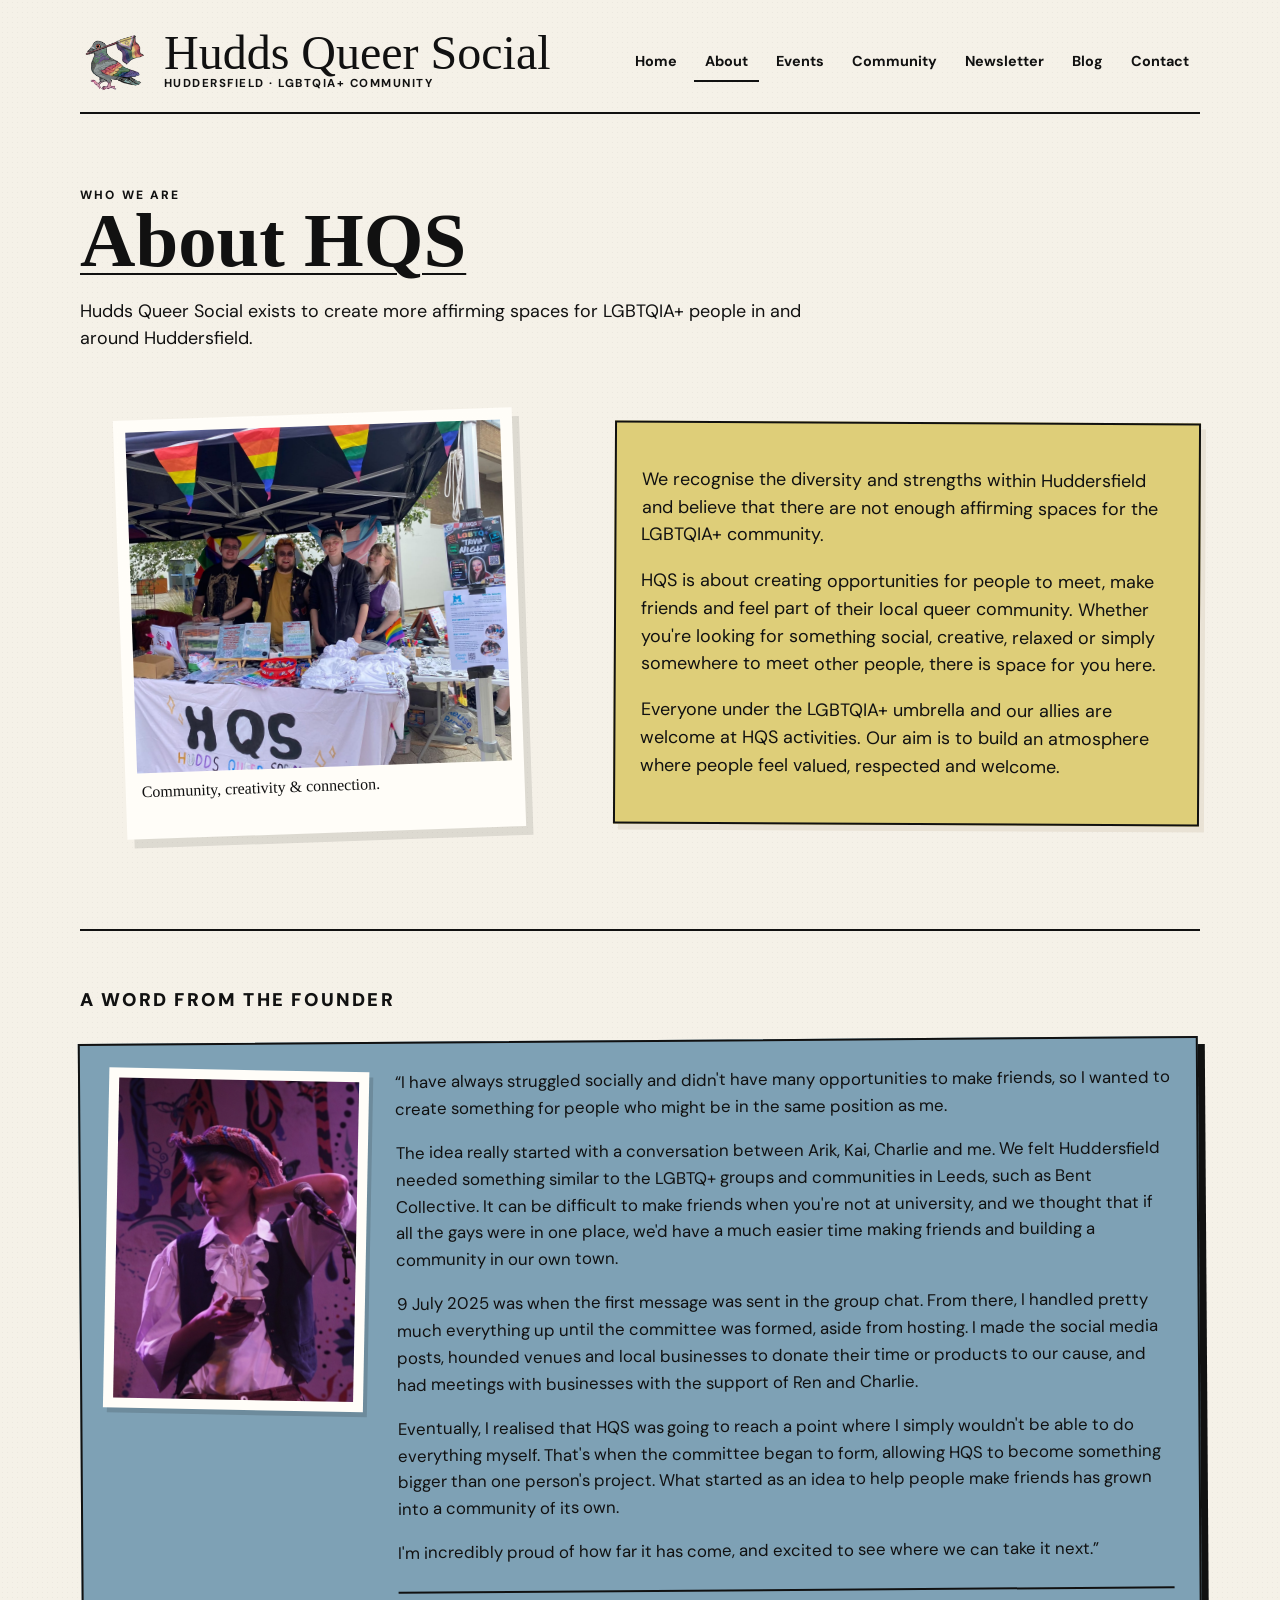
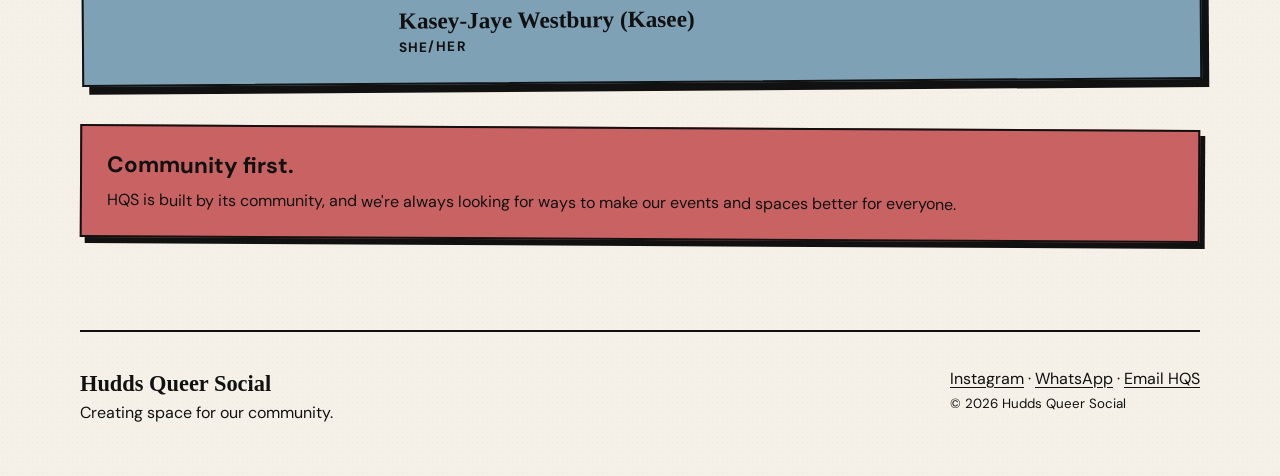
<file: about.html>
<!doctype html><html lang="en-GB"><head><meta charset="utf-8"><meta name="viewport" content="width=device-width, initial-scale=1"><title>About | Hudds Queer Social</title><meta name="description" content="Learn about Hudds Queer Social, why it was created and the people behind the community."><link rel="stylesheet" href="style.css"><style>.about-page-box{background:var(--yellow);border:2px solid var(--ink);padding:25px;box-shadow:5px 6px 0 var(--paper-dark);transform:rotate(.3deg)}.founder-section>.kicker{font-size:1.15rem;font-weight:900;letter-spacing:.12em}.community-note{background:var(--pink)}@media(max-width:500px){.about-page-box{padding:20px}}</style></head><body><div class="site"><header><div class="topline"><a class="brand" href="index.html"><img src="assets/hqs-logo.jpg" alt="Hudds Queer Social logo"><div><div class="brand-title">Hudds Queer Social</div><div class="brand-sub">Huddersfield · LGBTQIA+ Community</div></div></a><button class="menu-toggle" type="button" aria-label="Open navigation" aria-expanded="false" aria-controls="main-navigation" onclick="toggleMenu()">☰</button><nav id="main-navigation" aria-label="Main navigation"><a href="index.html">Home</a><a href="about.html" aria-current="page">About</a><a href="events.html">Events</a><a href="community.html">Community</a><a href="newsletter.html">Newsletter</a><a href="blog.html">Blog</a><a href="contact.html">Contact</a></nav></div></header><main class="page"><div class="kicker">Who we are</div><h1 class="page-title under">About HQS</h1><p class="page-intro">Hudds Queer Social exists to create more affirming spaces for LGBTQIA+ people in and around Huddersfield.</p><div class="about-grid"><figure class="polaroid"><img src="assets/community.jpg" alt="Hudds Queer Social community stall"><figcaption>Community, creativity &amp; connection.</figcaption></figure><div class="about-text about-page-box"><p>We recognise the diversity and strengths within Huddersfield and believe that there are not enough affirming spaces for the LGBTQIA+ community.</p><p>HQS is about creating opportunities for people to meet, make friends and feel part of their local queer community. Whether you're looking for something social, creative, relaxed or simply somewhere to meet other people, there is space for you here.</p><p>Everyone under the LGBTQIA+ umbrella and our allies are welcome at HQS activities. Our aim is to build an atmosphere where people feel valued, respected and welcome.</p></div></div><section class="founder-section"><div class="kicker">A word from the founder</div><div class="founder-box"><div class="founder-image"><img src="assets/HQS_04.jpg" alt="Kasey-Jaye Westbury, founder of Hudds Queer Social"></div><div class="founder-content"><div class="founder-quote"><p>“I have always struggled socially and didn't have many opportunities to make friends, so I wanted to create something for people who might be in the same position as me.</p><p>The idea really started with a conversation between Arik, Kai, Charlie and me. We felt Huddersfield needed something similar to the LGBTQ+ groups and communities in Leeds, such as Bent Collective. It can be difficult to make friends when you're not at university, and we thought that if all the gays were in one place, we'd have a much easier time making friends and building a community in our own town.</p><p>9 July 2025 was when the first message was sent in the group chat. From there, I handled pretty much everything up until the committee was formed, aside from hosting. I made the social media posts, hounded venues and local businesses to donate their time or products to our cause, and had meetings with businesses with the support of Ren and Charlie.</p><p>Eventually, I realised that HQS was going to reach a point where I simply wouldn't be able to do everything myself. That's when the committee began to form, allowing HQS to become something bigger than one person's project. What started as an idea to help people make friends has grown into a community of its own.</p><p>I'm incredibly proud of how far it has come, and excited to see where we can take it next.”</p></div><div class="founder-name"><strong>Kasey-Jaye Westbury (Kasee)</strong><span>She/Her</span></div></div></div></section><div class="community-note"><strong>Community first.</strong><p>HQS is built by its community, and we're always looking for ways to make our events and spaces better for everyone.</p></div></main><footer><div><strong>Hudds Queer Social</strong><br>Creating space for our community.</div><div><a href="https://www.instagram.com/huddsqueersocial?stkn=bHljdDIxYmRwODU=" target="_blank" rel="noopener">Instagram</a> · <a href="https://chat.whatsapp.com/Cv9KtOcYGU1GMj9rd7Eqdg" target="_blank" rel="noopener">WhatsApp</a> · <a href="mailto:huddsqueersocial@gmail.com">Email HQS</a><br><small>© 2026 Hudds Queer Social</small></div></footer></div><script>function toggleMenu(){const nav=document.getElementById("main-navigation");const button=document.querySelector(".menu-toggle");const isOpen=nav.classList.toggle("menu-open");button.setAttribute("aria-expanded",isOpen);button.setAttribute("aria-label",isOpen?"Close navigation":"Open navigation");}</script></body></html>
</file>
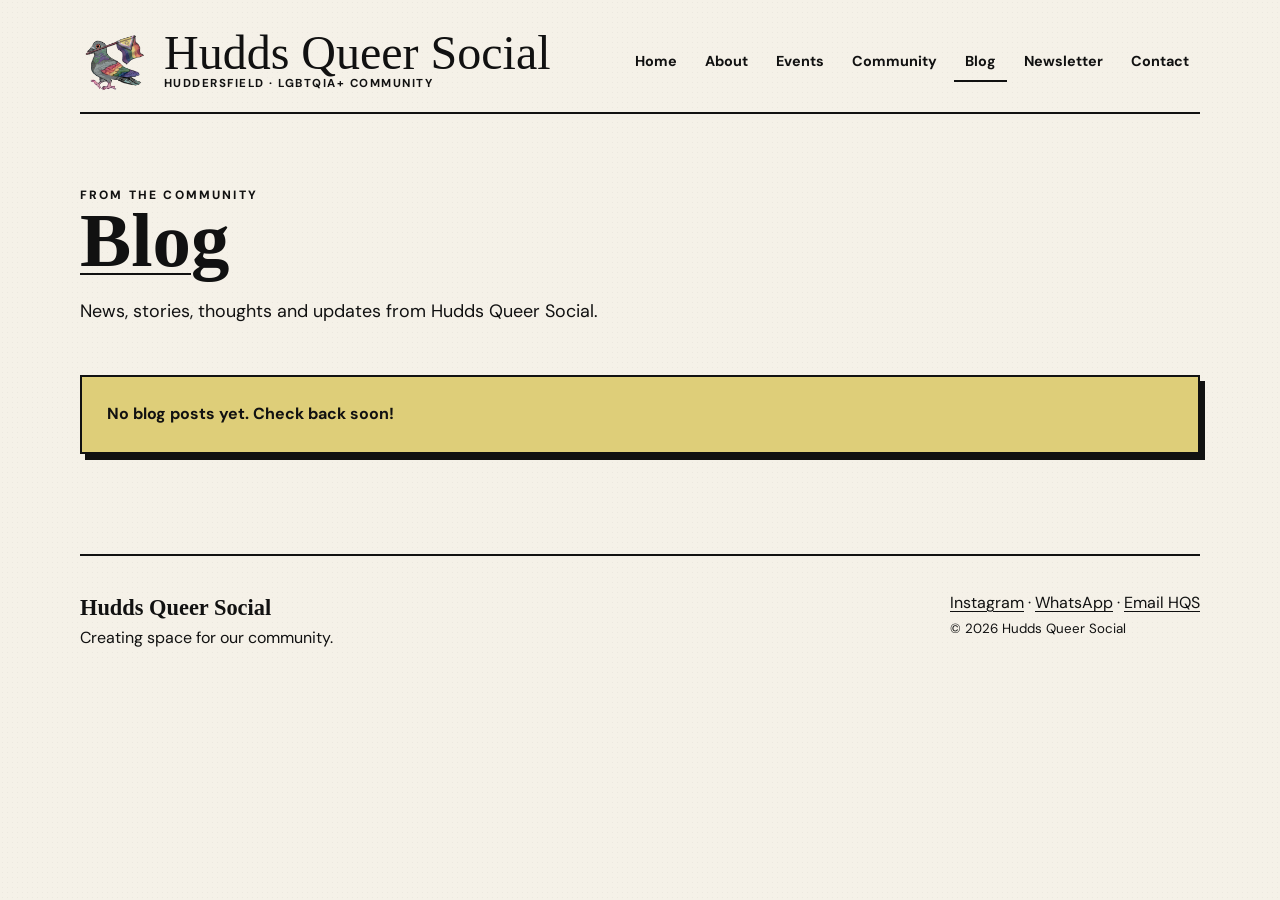
<file: blog.html>
<!doctype html><html lang="en-GB"><head><meta charset="utf-8"><meta name="viewport" content="width=device-width, initial-scale=1"><title>Blog | Hudds Queer Social</title><meta name="description" content="News, stories, thoughts and updates from Hudds Queer Social."><link rel="stylesheet" href="style.css"><link rel="stylesheet" href="blog.css"></head><body><div class="site"><header><div class="topline"><a class="brand" href="index.html"><img src="assets/hqs-logo.jpg" alt="Hudds Queer Social logo"><div><div class="brand-title">Hudds Queer Social</div><div class="brand-sub">Huddersfield · LGBTQIA+ Community</div></div></a><button class="menu-toggle" type="button" aria-label="Open navigation" aria-expanded="false" aria-controls="main-navigation" onclick="toggleMenu()">☰</button><nav id="main-navigation" aria-label="Main navigation"><a href="index.html">Home</a><a href="about.html">About</a><a href="events.html">Events</a><a href="community.html">Community</a><a href="blog.html" aria-current="page">Blog</a><a href="newsletter.html">Newsletter</a><a href="contact.html">Contact</a></nav></div></header><main class="page blog-page"><div class="kicker">From the community</div><h1 class="page-title under">Blog</h1><p class="page-intro">News, stories, thoughts and updates from Hudds Queer Social.</p><section class="blog-posts" aria-label="Blog posts"><div id="blog-list"><p>Loading posts...</p></div></section></main><footer><div><strong>Hudds Queer Social</strong><br>Creating space for our community.</div><div><a href="https://www.instagram.com/huddsqueersocial?stkn=bHljdDIxYmRwODU=" target="_blank" rel="noopener">Instagram</a> · <a href="https://chat.whatsapp.com/Cv9KtOcYGU1GMj9rd7Eqdg" target="_blank" rel="noopener">WhatsApp</a> · <a href="mailto:huddsqueersocial@gmail.com">Email HQS</a><br><small>© 2026 Hudds Queer Social</small></div></footer></div><script src="blog.js"></script><script>function toggleMenu(){const nav=document.getElementById("main-navigation");const button=document.querySelector(".menu-toggle");const isOpen=nav.classList.toggle("menu-open");button.setAttribute("aria-expanded",isOpen);button.setAttribute("aria-label",isOpen?"Close navigation":"Open navigation");}</script></body></html>
</file>
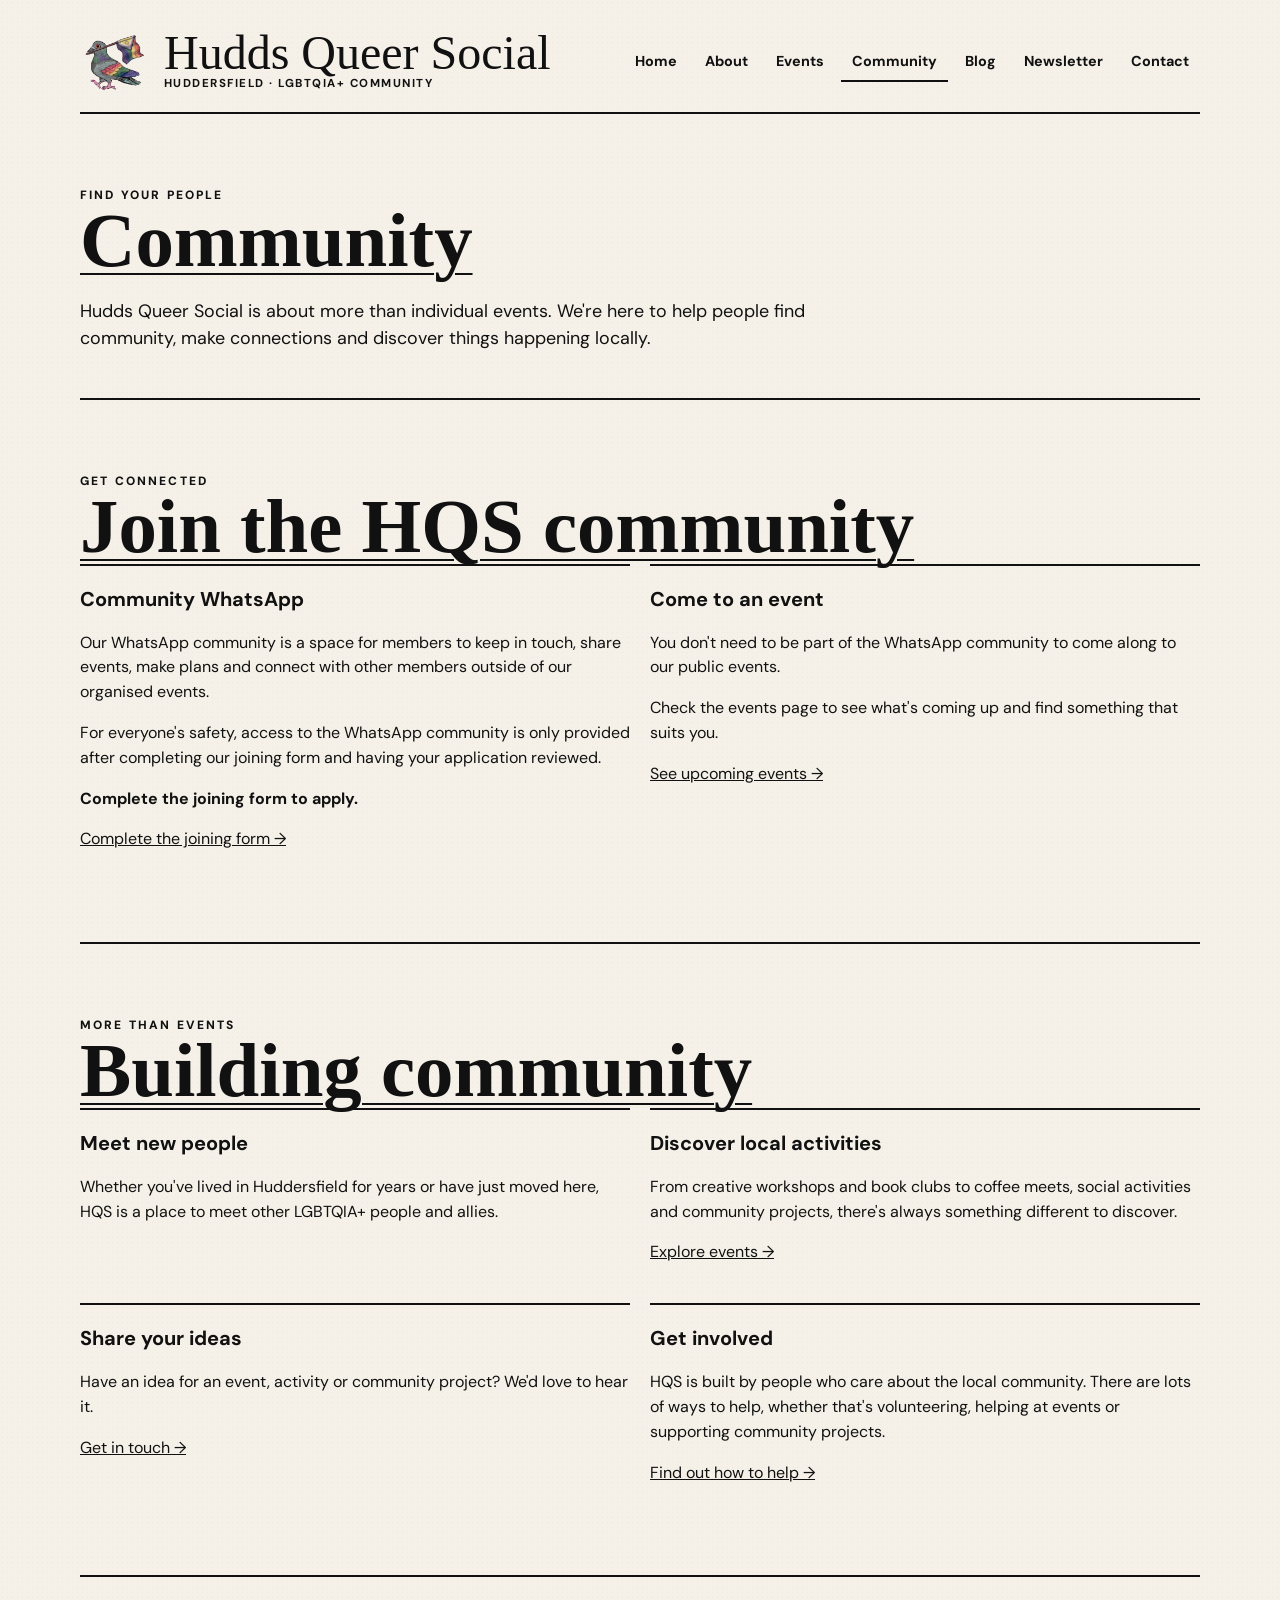
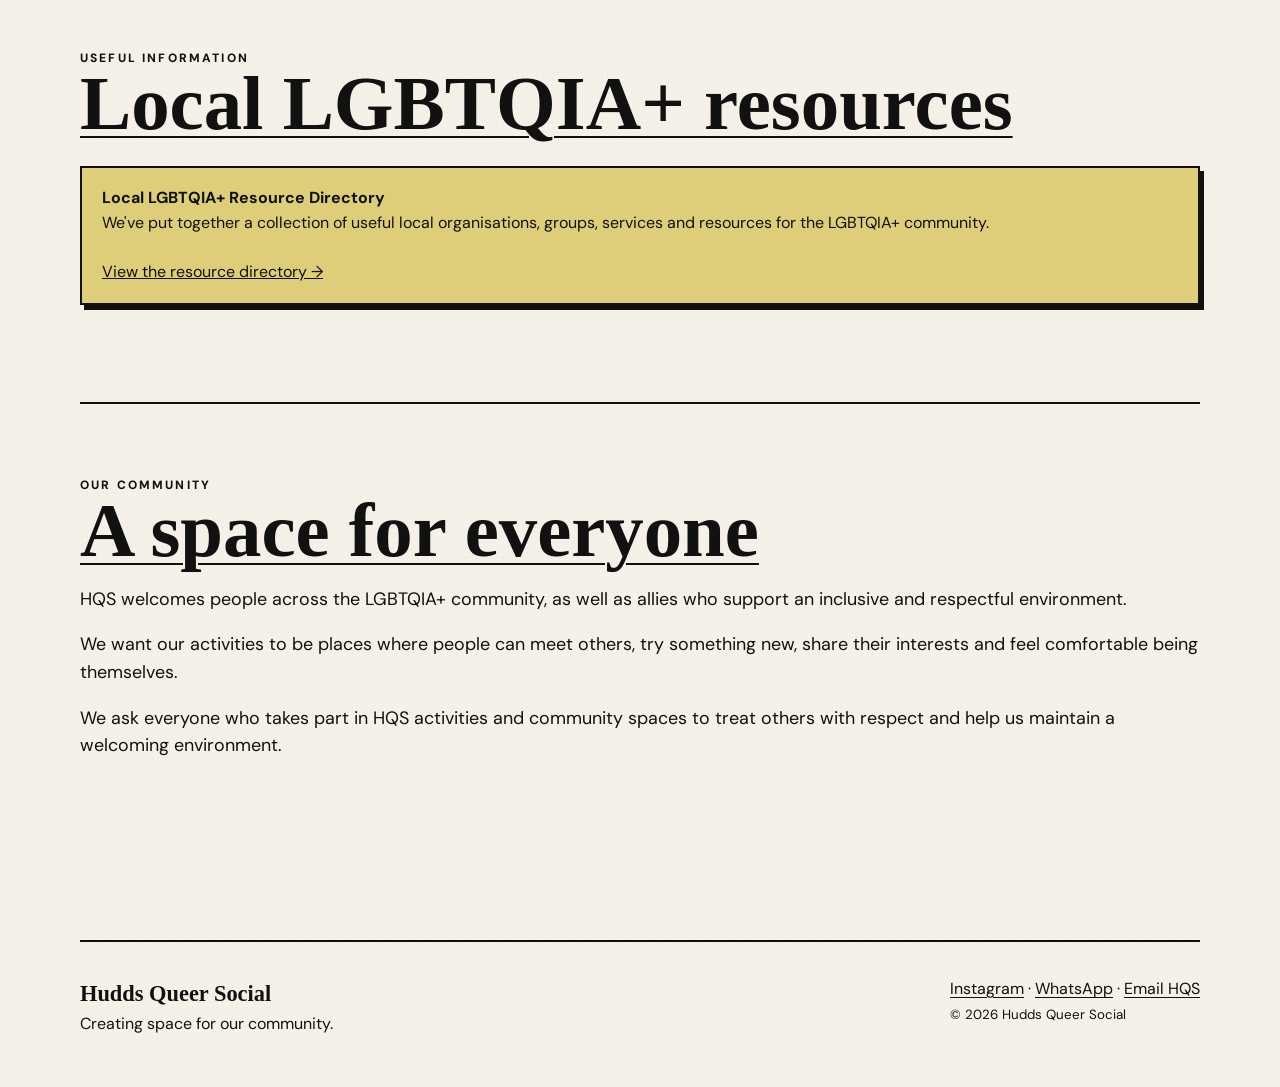
<file: community.html>
<!doctype html>
<html lang="en-GB">
<head>
<meta charset="utf-8">
<meta name="viewport" content="width=device-width, initial-scale=1">
<title>Community | Hudds Queer Social</title>
<meta name="description" content="Connect with Hudds Queer Social, find local LGBTQIA+ resources and discover ways to get involved in the Huddersfield community.">
<link rel="stylesheet" href="style.css">
</head>
<body>
<div class="site">
<header>
<div class="topline">
<a class="brand" href="index.html"><img src="assets/hqs-logo.jpg" alt="Hudds Queer Social logo"><div><div class="brand-title">Hudds Queer Social</div><div class="brand-sub">Huddersfield · LGBTQIA+ Community</div></div></a>
<button class="menu-toggle" type="button" aria-label="Open navigation" aria-expanded="false" aria-controls="main-navigation" onclick="toggleMenu()">☰</button>
<nav id="main-navigation" aria-label="Main navigation">
<a href="index.html">Home</a><a href="about.html">About</a><a href="events.html">Events</a><a href="community.html" aria-current="page">Community</a><a href="blog.html">Blog</a><a href="newsletter.html">Newsletter</a><a href="contact.html">Contact</a>
</nav>
</div>
</header>
<main class="page">
<div class="kicker">Find your people</div>
<h1 class="page-title under">Community</h1>
<p class="page-intro">Hudds Queer Social is about more than individual events. We're here to help people find community, make connections and discover things happening locally.</p>
<section class="section">
<div class="kicker">Get connected</div><h2 class="under">Join the HQS community</h2>
<div class="resources">
<article class="resource"><h3>Community WhatsApp</h3>
<p>Our WhatsApp community is a space for members to keep in touch, share events, make plans and connect with other members outside of our organised events.</p>
<p>For everyone's safety, access to the WhatsApp community is only provided after completing our joining form and having your application reviewed.</p>
<p><strong>Complete the joining form to apply.</strong></p>
<a href="https://docs.google.com/forms/d/194_lrND2gguUM1GsrQZzplmydCMI_R7vUo0OQS72jtI/viewform?chromeless=1&edit_requested=true" target="_blank" rel="noopener">Complete the joining form →</a>
</article>
<article class="resource"><h3>Come to an event</h3><p>You don't need to be part of the WhatsApp community to come along to our public events.</p><p>Check the events page to see what's coming up and find something that suits you.</p><a href="events.html">See upcoming events →</a></article>
</div>
</section>
<section class="section">
<div class="kicker">More than events</div><h2 class="under">Building community</h2>
<div class="resources">
<article class="resource"><h3>Meet new people</h3><p>Whether you've lived in Huddersfield for years or have just moved here, HQS is a place to meet other LGBTQIA+ people and allies.</p></article>
<article class="resource"><h3>Discover local activities</h3><p>From creative workshops and book clubs to coffee meets, social activities and community projects, there's always something different to discover.</p><a href="events.html">Explore events →</a></article>
<article class="resource"><h3>Share your ideas</h3><p>Have an idea for an event, activity or community project? We'd love to hear it.</p><a href="contact.html">Get in touch →</a></article>
<article class="resource"><h3>Get involved</h3><p>HQS is built by people who care about the local community. There are lots of ways to help, whether that's volunteering, helping at events or supporting community projects.</p><a href="contact.html">Find out how to help →</a></article>
</div>
</section>
<section class="section">
<div class="kicker">Useful information</div><h2 class="under">Local LGBTQIA+ resources</h2>
<div class="notice"><strong>Local LGBTQIA+ Resource Directory</strong><br>We've put together a collection of useful local organisations, groups, services and resources for the LGBTQIA+ community.<br><br><a href="https://docs.google.com/document/u/0/d/13vAJ-_9o2QNuZh-Ixb0N2L1cVqVhcA45xt79r5vzhb8/mobilebasic" target="_blank" rel="noopener">View the resource directory →</a></div>
</section>
<section class="section">
<div class="kicker">Our community</div><h2 class="under">A space for everyone</h2>
<div class="about-text"><p>HQS welcomes people across the LGBTQIA+ community, as well as allies who support an inclusive and respectful environment.</p><p>We want our activities to be places where people can meet others, try something new, share their interests and feel comfortable being themselves.</p><p>We ask everyone who takes part in HQS activities and community spaces to treat others with respect and help us maintain a welcoming environment.</p></div>
</section>
</main>
<footer>
<div><strong>Hudds Queer Social</strong><br>Creating space for our community.</div>
<div><a href="https://www.instagram.com/huddsqueersocial?stkn=bHljdDIxYmRwODU=" target="_blank" rel="noopener">Instagram</a> · <a href="https://chat.whatsapp.com/Cv9KtOcYGU1GMj9rd7Eqdg" target="_blank" rel="noopener">WhatsApp</a> · <a href="mailto:huddsqueersocial@gmail.com">Email HQS</a><br><small>© 2026 Hudds Queer Social</small></div>
</footer>
</div>
<script>
function toggleMenu(){const nav=document.getElementById("main-navigation");const button=document.querySelector(".menu-toggle");const isOpen=nav.classList.toggle("menu-open");button.setAttribute("aria-expanded",isOpen);button.setAttribute("aria-label",isOpen?"Close navigation":"Open navigation");}
</script>
</body>
</html>
</file>
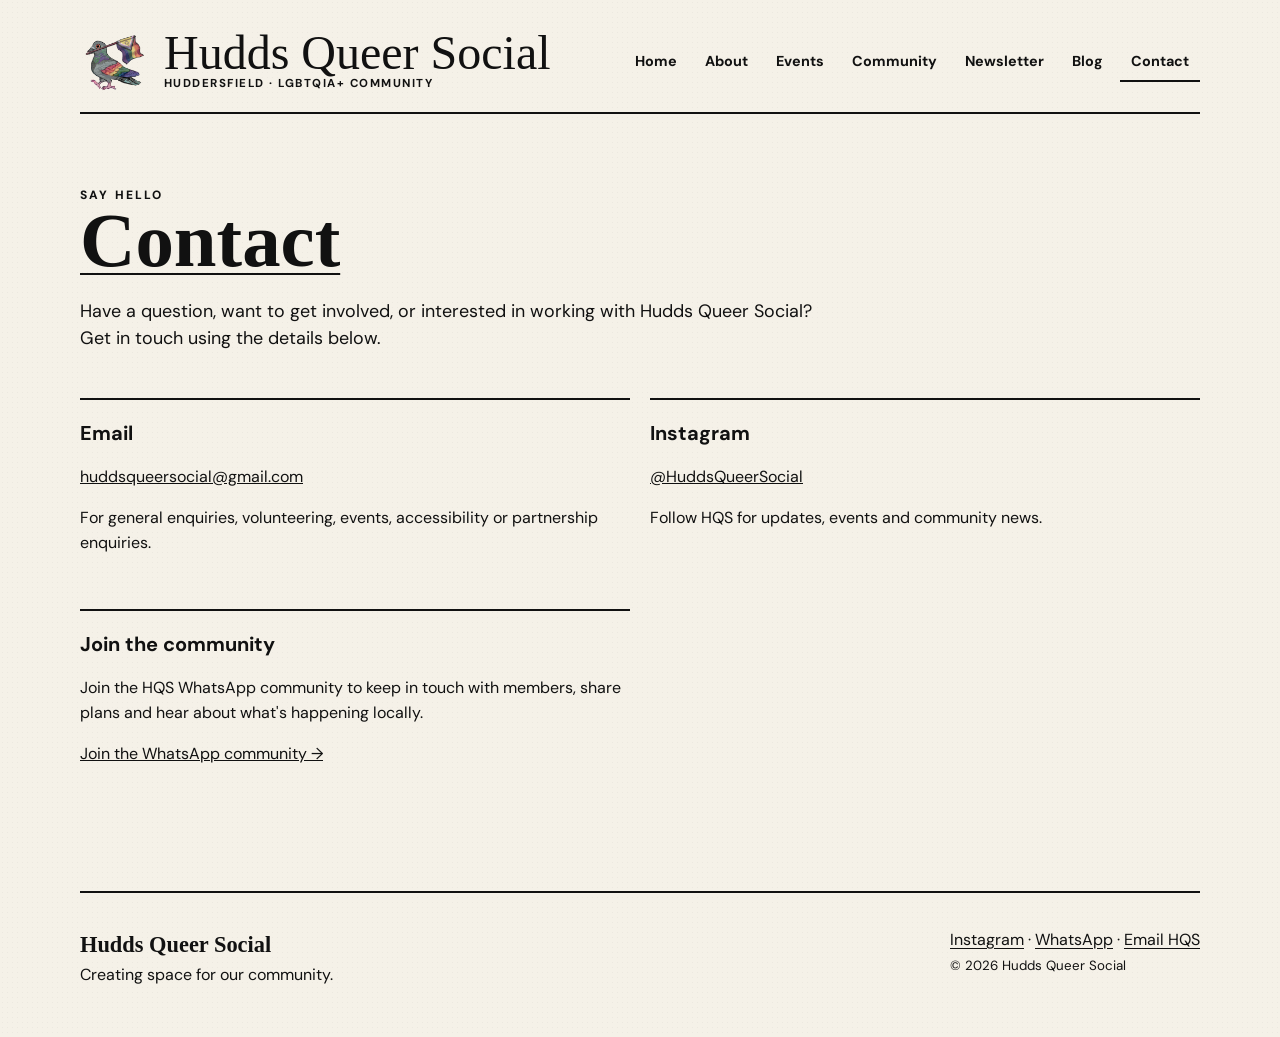
<file: contact.html>
<!doctype html>
<html lang="en-GB">
<head>
<meta charset="utf-8">
<meta name="viewport" content="width=device-width, initial-scale=1">
<title>Contact | Hudds Queer Social</title>
<meta name="description" content="Contact Hudds Queer Social about events, volunteering, accessibility and community enquiries.">
<link rel="stylesheet" href="style.css">
</head>
<body>
<div class="site">
<header><div class="topline"><a class="brand" href="index.html"><img src="assets/hqs-logo.jpg" alt="Hudds Queer Social logo"><div><div class="brand-title">Hudds Queer Social</div><div class="brand-sub">Huddersfield · LGBTQIA+ Community</div></div></a><button class="menu-toggle" type="button" aria-label="Open navigation" aria-expanded="false" aria-controls="main-navigation" onclick="toggleMenu()">☰</button><nav id="main-navigation" aria-label="Main navigation"><a href="index.html">Home</a><a href="about.html">About</a><a href="events.html">Events</a><a href="community.html">Community</a><a href="newsletter.html">Newsletter</a><a href="blog.html">Blog</a><a href="contact.html" aria-current="page">Contact</a></nav></div></header>
<main class="page">
<div class="kicker">Say hello</div>
<h1 class="page-title under">Contact</h1>
<p class="page-intro">Have a question, want to get involved, or interested in working with Hudds Queer Social? Get in touch using the details below.</p>
<div class="resources">
<article class="resource"><h3>Email</h3><p><a href="mailto:huddsqueersocial@gmail.com">huddsqueersocial@gmail.com</a></p><p>For general enquiries, volunteering, events, accessibility or partnership enquiries.</p></article>
<article class="resource"><h3>Instagram</h3><p><a href="https://www.instagram.com/huddsqueersocial?stkn=bHljdDIxYmRwODU=" target="_blank" rel="noopener">@HuddsQueerSocial</a></p><p>Follow HQS for updates, events and community news.</p></article>
<article class="resource"><h3>Join the community</h3><p>Join the HQS WhatsApp community to keep in touch with members, share plans and hear about what's happening locally.</p><p><a href="https://chat.whatsapp.com/Cv9KtOcYGU1GMj9rd7Eqdg" target="_blank" rel="noopener">Join the WhatsApp community →</a></p></article>
</div>
</main>
<footer><div><strong>Hudds Queer Social</strong><br>Creating space for our community.</div><div><a href="https://www.instagram.com/huddsqueersocial?stkn=bHljdDIxYmRwODU=" target="_blank" rel="noopener">Instagram</a> · <a href="https://chat.whatsapp.com/Cv9KtOcYGU1GMj9rd7Eqdg" target="_blank" rel="noopener">WhatsApp</a> · <a href="mailto:huddsqueersocial@gmail.com">Email HQS</a><br><small>© 2026 Hudds Queer Social</small></div></footer>
</div>
<script>function toggleMenu(){const nav=document.getElementById("main-navigation");const button=document.querySelector(".menu-toggle");const isOpen=nav.classList.toggle("menu-open");button.setAttribute("aria-expanded",isOpen);button.setAttribute("aria-label",isOpen?"Close navigation":"Open navigation");}</script>
</body>
</html>
</file>
<file: style.css>
@import url('https://fonts.googleapis.com/css2?family=DM+Sans:wght@400;500;600;700&family=Permanent+Marker&display=swap');

:root {
  --paper: #f5f1e8;
  --paper-dark: #e9e2d5;
  --ink: #111111;
  --muted: #55504a;
  --white: #fffdf8;
  --accent: #ef3d50;
  --yellow: #DECE79;
  --blue: #7EA1B5;
  --green: #5C8374;
  --pink: #C96363;
  --shadow: 7px 9px 0 rgba(17,17,17,.10);
}

* {
  box-sizing: border-box;
}

html {
  scroll-behavior: smooth;
}

body {
  margin: 0;
  color: var(--ink);
  background:
    radial-gradient(rgba(0,0,0,.035) .7px, transparent .7px) 0 0/5px 5px,
    var(--paper);
  font-family: "DM Sans", Arial, sans-serif;
  line-height: 1.55;
}

a {
  color: inherit;
}

img {
  max-width: 100%;
  display: block;
}

.site {
  width: min(1120px, calc(100% - 28px));
  margin: 0 auto;
}


/* =========================
   HEADER
   ========================= */

header {
  padding: 28px 0 12px;
}

.topline {
  display: flex;
  align-items: center;
  justify-content: space-between;
  gap: 20px;
  border-bottom: 2px solid var(--ink);
  padding-bottom: 16px;
}

.brand {
  display: flex;
  align-items: center;
  gap: 16px;
  text-decoration: none;
}

.brand img {
  width: 68px;
  height: 68px;
  object-fit: cover;
  border-radius: 50%;
  filter: saturate(.95);
}

.brand-title {
  font-family: "Permanent Marker", cursive;
  font-size: clamp(1.7rem, 4vw, 3rem);
  line-height: .9;
}

.brand-sub {
  text-transform: uppercase;
  letter-spacing: .13em;
  font-size: .72rem;
  font-weight: 700;
}

nav {
  display: flex;
  flex-wrap: wrap;
  justify-content: flex-end;
  gap: 6px;
}

nav a {
  padding: 8px 11px;
  text-decoration: none;
  font-weight: 700;
  font-size: .9rem;
  border-bottom: 2px solid transparent;
}

nav a:hover,
nav a[aria-current="page"] {
  border-bottom-color: var(--ink);
}


/* =========================
   HAMBURGER
   ========================= */

.menu-toggle {
  display: none;
  align-items: center;
  justify-content: center;

  width: 48px;
  height: 48px;

  background: var(--ink);
  color: white;

  border: 2px solid var(--ink);

  font-size: 1.6rem;
  line-height: 1;

  cursor: pointer;

  box-shadow: 4px 4px 0 var(--accent);

  z-index: 1001;
}


/* =========================
   HERO
   ========================= */

.hero {
  min-height: 610px;
  display: grid;
  grid-template-columns: 1.08fr .92fr;
  align-items: center;
  gap: 55px;
  padding: 55px 25px 75px;
}

.kicker {
  text-transform: uppercase;
  letter-spacing: .18em;
  font-size: .75rem;
  font-weight: 800;
}

.hand {
  font-family: "Permanent Marker", cursive;
}

.hero h1 {
  font-family: "Permanent Marker", cursive;
  font-size: clamp(3.8rem, 9vw, 7.6rem);
  line-height: .82;
  margin: 12px 0 25px;
  letter-spacing: -.03em;
}

.hero h1 span {
  display: block;
}

.hero-copy {
  max-width: 610px;
  font-size: clamp(1.05rem, 2vw, 1.3rem);
}

.hero-actions {
  display: flex;
  gap: 12px;
  flex-wrap: wrap;
  margin-top: 26px;
}


/* =========================
   BUTTONS
   ========================= */

.btn {
  display: inline-block;
  text-decoration: none;
  background: var(--ink);
  color: white;
  padding: 12px 18px;
  font-weight: 800;
  border: 2px solid var(--ink);
  box-shadow: 4px 5px 0 var(--accent);

  transition:
    transform .15s ease,
    box-shadow .15s ease;
}

.btn:hover {
  transform: translate(-2px, -2px);
  box-shadow: 6px 7px 0 var(--accent);
}

.btn.secondary {
  background: transparent;
  color: var(--ink);
  box-shadow: 4px 5px 0 var(--blue);
}

.btn.secondary:hover {
  box-shadow: 6px 7px 0 var(--blue);
}

.btn:active {
  transform: translate(2px, 2px);
  box-shadow: 2px 3px 0 var(--accent);
}

.btn.secondary:active {
  box-shadow: 2px 3px 0 var(--blue);
}


/* =========================
   HERO PHOTO
   ========================= */

.hero-photo {
  position: relative;
  transform: rotate(2deg);
  background: var(--white);
  padding: 12px 12px 28px;
  box-shadow: var(--shadow);
}

.hero-photo img {
  width: 100%;
  aspect-ratio: 1.05;
  object-fit: cover;
}

.hero-photo::after {
  content: "HUDDS QUEER SOCIAL";
  position: absolute;
  bottom: 4px;
  left: 16px;
  font-family: "Permanent Marker", cursive;
  font-size: 1rem;
}

.tape {
  position: absolute;
  width: 110px;
  height: 25px;
  background: rgba(240,212,112,.72);
  top: -10px;
  left: 35%;
  transform: rotate(-4deg);
}


/* =========================
   SECTIONS
   ========================= */

.section {
  padding: 72px 0;
  border-top: 2px solid var(--ink);
}

.section-heading {
  display: flex;
  align-items: end;
  justify-content: space-between;
  gap: 20px;
  margin-bottom: 35px;
}

.section h2,
.page-title {
  font-family: "Permanent Marker", cursive;
  font-size: clamp(2.4rem, 6vw, 4.8rem);
  line-height: .95;
  margin: 0;
}

.under {
  text-decoration: underline;
  text-decoration-thickness: 2px;
  text-underline-offset: 7px;
}


/* =========================
   HOMEPAGE EVENT CAROUSEL
   ========================= */

.events {
  display: flex;
  gap: 22px;

  overflow-x: auto;
  overflow-y: visible;

  scroll-snap-type: x mandatory;
  scroll-behavior: smooth;

  padding: 5px 5px 15px;

  -webkit-overflow-scrolling: touch;

  scrollbar-width: none;
}

.events::-webkit-scrollbar {
  display: none;
}

.events .card {
  flex: 0 0 calc((100% - 44px) / 3);
  scroll-snap-align: start;
}


/* =========================
   EVENT CARDS
   ========================= */

.card {
  background: var(--white);
  border: 2px solid var(--ink);
  padding: 23px;
  box-shadow: 5px 6px 0 var(--paper-dark);
  position: relative;
  min-width: 0;
}

.events .card:nth-child(2) {
  transform: rotate(-1deg);
}

.events .card:nth-child(3) {
  transform: rotate(1deg);
}

.events .card:nth-child(5) {
  transform: rotate(-1deg);
}

.events .card:nth-child(6) {
  transform: rotate(1deg);
}

.card .date {
  font-weight: 800;
  text-transform: uppercase;
  letter-spacing: .08em;
  font-size: .78rem;
}

.card h3 {
  font-size: 1.45rem;
  margin: 8px 0;
}

.card p {
  color: var(--muted);
  margin: 6px 0;
}

.tag {
  display: inline-block;
  margin-top: 12px;
  padding: 5px 8px;
  border: 2px solid var(--ink);
  font-size: .72rem;
  font-weight: 800;
  text-transform: uppercase;
}


/* =========================
   TICKET STATUS
   ========================= */

.tag.sold-out {
  color: #d00000;
  border-color: #d00000;
}


/* =========================
   ABOUT
   ========================= */

.about-grid {
  display: grid;
  grid-template-columns: .9fr 1.1fr;
  gap: 55px;
  align-items: center;
}

.polaroid {
  background: var(--white);
  padding: 12px 12px 34px;
  box-shadow: var(--shadow);
  transform: rotate(-2deg);
}

.polaroid img {
  aspect-ratio: 1.1;
  object-fit: cover;
}

.polaroid figcaption {
  font-family: "Permanent Marker", cursive;
  padding: 7px 4px 0;
}

.about-text {
  font-size: 1.12rem;
}


/* =========================
   FOUNDER
   ========================= */

.founder-section {
  margin-top: 80px;
  padding-top: 55px;
  border-top: 2px solid var(--ink);
}

.founder-box {
  width: 100%;
  margin-top: 25px;

  display: grid;
  grid-template-columns: 260px minmax(0, 1fr);

  gap: 30px;
  align-items: start;

  background: var(--blue);
  color: var(--ink);

  border: 2px solid var(--ink);

  padding: 25px;

  box-shadow: 7px 8px 0 var(--ink);

  transform: rotate(-0.4deg);
}


/* Founder image */

.founder-image {
  width: 260px;
  max-width: 260px;

  margin: 0;

  background: var(--white);

  padding: 10px;

  box-shadow: 4px 5px 0 rgba(17,17,17,.15);

  transform: rotate(1.5deg);
}

.founder-image img {
  display: block;

  width: 100%;
  height: 320px;

  max-width: none;

  object-fit: cover;
}


/* Founder text */

.founder-content {
  min-width: 0;
}

.founder-quote {
  font-size: 1.05rem;
  line-height: 1.6;
}

.founder-quote p {
  margin: 0 0 17px;
}

.founder-quote p:last-child {
  margin-bottom: 25px;
}


/* Founder name */

.founder-name {
  border-top: 2px solid var(--ink);
  padding-top: 15px;

  display: flex;
  flex-direction: column;

  gap: 2px;
}

.founder-name strong {
  font-family: "Permanent Marker", cursive;
  font-size: 1.45rem;
  line-height: 1.1;
}

.founder-name span {
  font-size: .85rem;
  font-weight: 700;
  text-transform: uppercase;
  letter-spacing: .08em;
}


/* =========================
   COMMUNITY NOTE
   ========================= */

.community-note {
  background: var(--yellow);
  color: var(--ink);

  border: 2px solid var(--ink);

  padding: 22px 25px;

  margin-top: 45px;

  box-shadow: 5px 6px 0 var(--ink);

  transform: rotate(.3deg);
}

.community-note strong {
  font-size: 1.4rem;
}

.community-note p {
  margin: 5px 0 0;
}


/* =========================
   RESOURCES
   ========================= */

.resources {
  display: grid;
  grid-template-columns: repeat(2, 1fr);
  gap: 20px;
}

.resource {
  border-top: 2px solid var(--ink);
  padding: 18px 0;
}

.resource h3 {
  margin: 0 0 5px;
  font-size: 1.25rem;
}


/* =========================
   FOOTER
   ========================= */

footer {
  border-top: 2px solid var(--ink);
  padding: 35px 0 50px;

  display: flex;
  justify-content: space-between;

  gap: 25px;

  flex-wrap: wrap;
}

footer strong {
  font-family: "Permanent Marker", cursive;
  font-size: 1.4rem;
}

footer a {
  text-underline-offset: 3px;
}

.link-needed {
  color: var(--accent);
  font-weight: 700;
}


/* =========================
   GENERAL PAGES
   ========================= */

.page {
  padding: 60px 0 90px;
}

.page-intro {
  max-width: 760px;
  font-size: 1.12rem;
  margin: 20px 0 45px;
}


/* =========================
   NEWSLETTER
   ========================= */

.newsletter-current {
  margin-top: 40px;
}

.newsletter-heading {
  display: flex;
  align-items: end;
  justify-content: space-between;
  gap: 25px;
  margin-bottom: 25px;
}

.newsletter-heading h2 {
  font-family: "Permanent Marker", cursive;
  font-size: clamp(2rem, 5vw, 3.5rem);
  line-height: 1;
  margin: 5px 0 0;
}

.newsletter-heading a {
  font-weight: 800;
  text-underline-offset: 4px;
}

.newsletter-pdf {
  width: 100%;
  background: var(--paper-dark);
  border-top: 2px solid var(--ink);
  border-bottom: 2px solid var(--ink);
}

.newsletter-pdf iframe {
  display: block;
  width: 100%;
  height: 900px;
  border: 0;
  background: white;
}

.newsletter-archive {
  margin-top: 80px;
  padding-top: 50px;
  border-top: 2px solid var(--ink);
}

.newsletter-archive h2 {
  font-family: "Permanent Marker", cursive;
  font-size: clamp(2.4rem, 6vw, 4.8rem);
  line-height: .95;
  margin: 5px 0 30px;
}

.newsletter-list {
  display: flex;
  flex-direction: column;
  gap: 12px;
}

.newsletter-item {
  display: flex;
  align-items: center;
  justify-content: space-between;

  gap: 20px;

  padding: 18px 20px;

  background: var(--white);

  border: 2px solid var(--ink);

  box-shadow: 4px 5px 0 var(--paper-dark);

  text-decoration: none;

  transition:
    transform .15s ease,
    box-shadow .15s ease;
}

.newsletter-item:hover {
  transform: translate(-2px, -2px);
  box-shadow: 6px 7px 0 var(--accent);
}

.newsletter-item strong {
  text-decoration: underline;
  text-underline-offset: 4px;
}


/* =========================
   NOTICE
   ========================= */

.notice {
  background: var(--yellow);

  border: 2px solid var(--ink);

  padding: 18px 20px;

  margin: 25px 0;

  box-shadow: 4px 5px 0 var(--ink);
}


/* =========================
   MOBILE
   ========================= */

@media (max-width: 800px) {

  .topline {
    align-items: center;
    position: relative;
  }

  .menu-toggle {
    display: flex;
  }

  nav {
    position: fixed;

    top: 0;
    right: 0;

    width: 100%;

    height: 100vh;
    height: 100dvh;

    background: var(--paper);

    display: flex;
    flex-direction: column;

    justify-content: center;
    align-items: center;

    gap: 12px;

    padding: 80px 30px 40px;

    z-index: 1000;

    transform: translateX(100%);

    transition: transform .3s ease;

    overflow-y: auto;
  }

  nav.menu-open {
    transform: translateX(0);
  }

  nav a {
    font-family: "Permanent Marker", cursive;

    font-size: 2rem;

    padding: 8px 15px;

    border-bottom: 2px solid transparent;

    text-decoration: none;
  }

  nav a:hover,
  nav a[aria-current="page"] {
    border-bottom-color: var(--ink);
  }

  body:has(nav.menu-open) {
    overflow: hidden;
  }

  .hero {
    grid-template-columns: 1fr;

    gap: 35px;

    padding-top: 35px;
  }

  .hero h1 {
    font-size: clamp(3.6rem, 18vw, 6rem);
  }

  .events .card {
    flex: 0 0 85%;
  }

  .about-grid {
    grid-template-columns: 1fr;
  }

  .resources {
    grid-template-columns: 1fr;
  }

  .newsletter-heading {
    align-items: flex-start;
    flex-direction: column;
  }

  .newsletter-pdf iframe {
    height: 75vh;
    min-height: 600px;
  }

  .founder-section {
    margin-top: 60px;
    padding-top: 45px;
  }

  .founder-box {
    grid-template-columns: 1fr;

    gap: 25px;

    padding: 18px;

    transform: none;
  }

  .founder-image {
    width: 75%;

    max-width: 300px;

    margin: 0 auto;
  }

  .founder-image img {
    width: 100%;

    height: auto;

    aspect-ratio: 4 / 5;

    object-fit: cover;
  }

  .founder-quote {
    font-size: 1rem;
  }

}


/* =========================
   SMALL PHONES
   ========================= */

@media (max-width: 500px) {

  .site {
    width: min(100% - 20px, 1120px);
  }

  .brand {
    gap: 10px;
  }

  .brand img {
    width: 55px;
    height: 55px;
  }

  .brand-title {
    font-size: 1.65rem;
  }

  .brand-sub {
    font-size: .58rem;
  }

  .menu-toggle {
    width: 44px;
    height: 44px;
  }

  nav a {
    font-size: 2rem;
  }

  .hero {
    padding-left: 5px;
    padding-right: 5px;
  }

  .section {
    padding: 50px 0;
  }

  .newsletter-pdf iframe {
    height: 70vh;
    min-height: 500px;
  }

  .newsletter-item {
    align-items: flex-start;
    flex-direction: column;
    gap: 5px;
  }

  .founder-box {
    padding: 15px;
  }

  .founder-image {
    width: 85%;
    max-width: 280px;
  }

  .founder-quote {
    font-size: .98rem;
  }

  .founder-name strong {
    font-size: 1.25rem;
  }

}

.event-card-link {
  display: inline-block;
  margin-top: 18px;
  padding: 0;
  border: 0;
  background: none;
  color: var(--ink);
  font: inherit;
  font-weight: 800;
  text-decoration: underline;
  text-underline-offset: 4px;
  cursor: pointer;
}

.event-card-link:hover {
  color: var(--accent);
}

.homepage-events-empty {
  padding: 25px;
  border: 2px solid var(--ink);
  background: var(--white);
  box-shadow: 5px 6px 0 var(--paper-dark);
}

.homepage-events-empty p {
  margin-top: 0;
}
</file>
<file: blog.css>
/* =========================================================
   BLOG PAGE
   ========================================================= */

.blog-page {
  padding-bottom: 100px;
}


/* =========================
   BLOG LIST
   ========================= */

.blog-posts {
  margin-top: 50px;
}

#blog-list {
  display: flex;
  flex-direction: column;
  gap: 24px;
}


/* =========================
   BLOG POST CARD
   ========================= */

.blog-post {
  display: grid;
  grid-template-columns: 180px 1fr;
  gap: 28px;

  background: var(--white);

  border: 2px solid var(--ink);

  padding: 24px;

  box-shadow: 5px 6px 0 var(--paper-dark);

  text-decoration: none;

  transition:
    transform .15s ease,
    box-shadow .15s ease;
}


.blog-post:hover {
  transform: translate(-2px, -2px);
  box-shadow: 7px 8px 0 var(--accent);
}


/* =========================
   BLOG IMAGE
   ========================= */

.blog-post-image {
  width: 100%;
  aspect-ratio: 1 / 1;

  object-fit: cover;

  background: var(--paper-dark);

  border: 2px solid var(--ink);
}


/* =========================
   BLOG CONTENT
   ========================= */

.blog-post-content {
  min-width: 0;
}


.blog-post-date {
  text-transform: uppercase;
  letter-spacing: .1em;

  font-size: .72rem;
  font-weight: 800;

  margin-bottom: 8px;
}


.blog-post h2 {
  font-family: "Permanent Marker", cursive;

  font-size: clamp(1.8rem, 4vw, 3rem);

  line-height: 1;

  margin: 0 0 12px;
}


.blog-post-excerpt {
  color: var(--muted);

  font-size: 1rem;

  max-width: 700px;

  margin: 0 0 18px;
}


.blog-post-read {
  font-weight: 800;

  text-decoration: underline;

  text-underline-offset: 4px;
}


/* =========================
   CATEGORY
   ========================= */

.blog-post-category {
  display: inline-block;

  padding: 5px 8px;

  border: 2px solid var(--ink);

  font-size: .7rem;

  font-weight: 800;

  text-transform: uppercase;

  margin-bottom: 12px;
}


/* =========================
   INDIVIDUAL ARTICLE
   ========================= */

.blog-article {
  max-width: 800px;

  margin: 55px auto 0;
}


.blog-article-header {
  margin-bottom: 40px;
}


.blog-article-date {
  text-transform: uppercase;

  letter-spacing: .1em;

  font-size: .75rem;

  font-weight: 800;
}


.blog-article h1 {
  font-family: "Permanent Marker", cursive;

  font-size: clamp(3rem, 8vw, 6rem);

  line-height: .9;

  margin: 12px 0 20px;
}


.blog-article-intro {
  font-size: 1.25rem;

  color: var(--muted);

  margin-bottom: 35px;
}


/* =========================
   ARTICLE BODY
   ========================= */

.blog-article-body {
  font-size: 1.08rem;

  line-height: 1.7;
}


.blog-article-body p {
  margin: 0 0 22px;
}


.blog-article-body h2 {
  font-family: "Permanent Marker", cursive;

  font-size: 2.4rem;

  line-height: 1;

  margin: 45px 0 15px;
}


.blog-article-body h3 {
  font-size: 1.4rem;

  margin: 35px 0 10px;
}


.blog-article-body img {
  width: 100%;

  margin: 35px 0;

  border: 2px solid var(--ink);

  box-shadow: 5px 6px 0 var(--paper-dark);
}


.blog-article-body a {
  font-weight: 700;

  text-underline-offset: 4px;
}


/* =========================
   BACK LINK
   ========================= */

.blog-back {
  display: inline-block;

  margin-bottom: 30px;

  font-weight: 800;

  text-underline-offset: 4px;
}


/* =========================
   NO POSTS
   ========================= */

.blog-empty {
  background: var(--yellow);

  border: 2px solid var(--ink);

  padding: 25px;

  box-shadow: 5px 6px 0 var(--ink);

  font-weight: 700;
}


/* =========================
   MOBILE
   ========================= */

@media (max-width: 700px) {

  .blog-post {
    grid-template-columns: 1fr;

    gap: 18px;

    padding: 18px;
  }


  .blog-post-image {
    aspect-ratio: 16 / 9;
  }


  .blog-post h2 {
    font-size: 2.2rem;
  }


  .blog-article {
    margin-top: 35px;
  }


  .blog-article h1 {
    font-size: clamp(2.8rem, 14vw, 5rem);
  }


  .blog-article-intro {
    font-size: 1.1rem;
  }

}


/* =========================
   SMALL PHONES
   ========================= */

@media (max-width: 500px) {

  .blog-post {
    padding: 15px;
  }


  .blog-post-image {
    aspect-ratio: 4 / 3;
  }


  .blog-post h2 {
    font-size: 1.9rem;
  }


  .blog-article-body {
    font-size: 1rem;
  }

}
</file>
